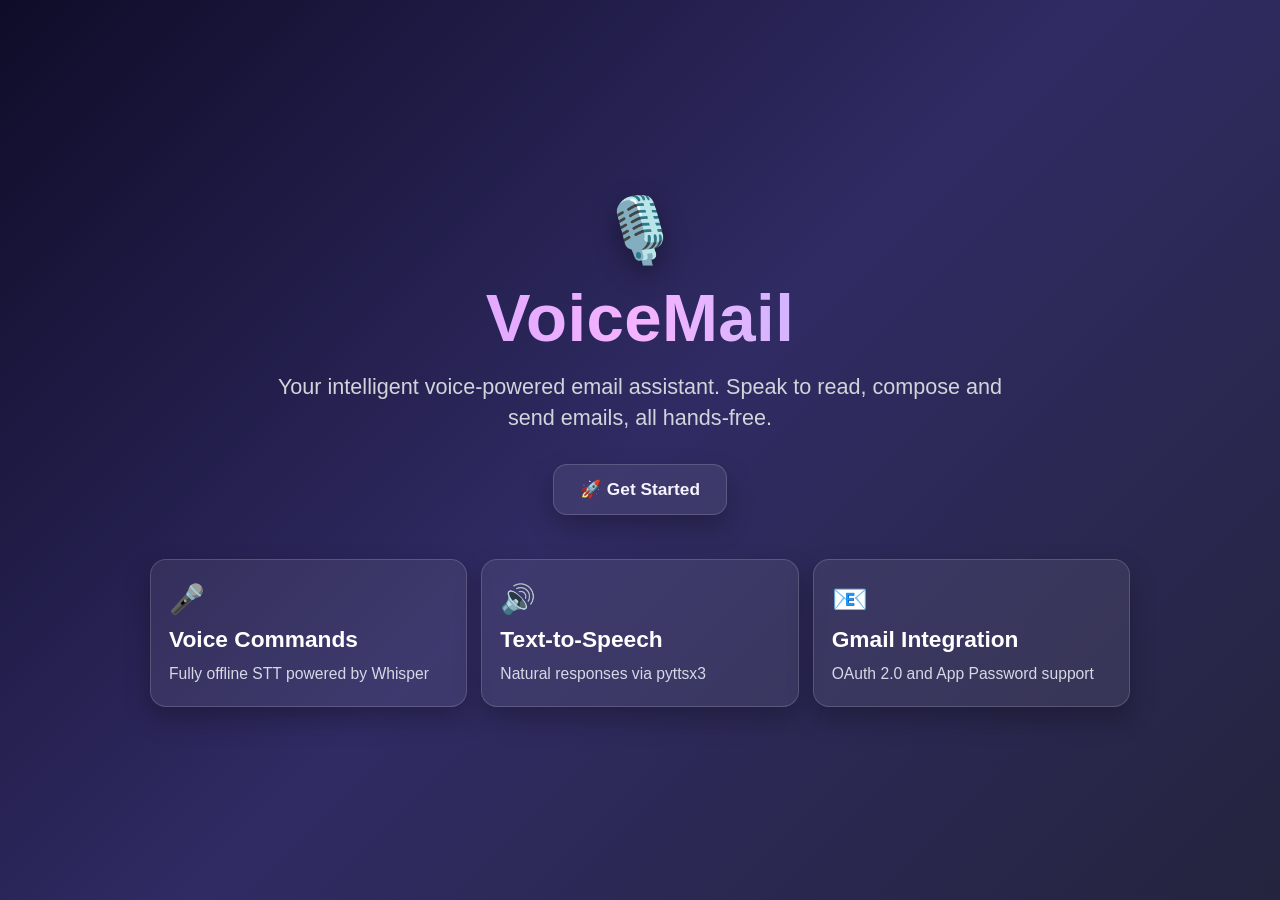
<file: templates/index.html>
<!DOCTYPE html>
<html lang="en">
<head>
  <meta charset="UTF-8" />
  <meta name="viewport" content="width=device-width, initial-scale=1.0" />
  <title>VoiceMail - Voice-Based Email Assistant</title>
  <style>
    :root {
      --bg-1: #0f0c29;
      --bg-2: #302b63;
      --bg-3: #24243e;
      --text-main: #ffffff;
      --text-muted: #d1d5db;
      --glass-bg: rgba(255, 255, 255, 0.07);
      --glass-border: rgba(255, 255, 255, 0.16);
      --card-shadow: 0 12px 26px rgba(0, 0, 0, 0.25);
    }

    * { box-sizing: border-box; }

    body {
      margin: 0;
      min-height: 100vh;
      display: flex;
      align-items: center;
      justify-content: center;
      padding: 24px;
      color: var(--text-main);
      background: linear-gradient(135deg, var(--bg-1), var(--bg-2), var(--bg-3));
      font-family: "Segoe UI", "Trebuchet MS", "Helvetica Neue", sans-serif;
    }

    .container {
      width: 100%;
      max-width: 980px;
      text-align: center;
    }

    .float {
      font-size: 4rem;
      margin-bottom: 14px;
      animation: float 4s ease-in-out infinite;
      text-shadow: 0 10px 26px rgba(0, 0, 0, 0.35);
    }

    h1 {
      margin: 0;
      font-size: clamp(2.4rem, 6vw, 4.2rem);
      line-height: 1.08;
      letter-spacing: 0.4px;
      background: linear-gradient(90deg, #b794ff, #f5b3ff, #87b8ff);
      -webkit-background-clip: text;
      background-clip: text;
      color: transparent;
    }

    .subtitle {
      margin: 16px auto 0;
      max-width: 760px;
      color: var(--text-muted);
      font-size: clamp(1rem, 2.2vw, 1.35rem);
      line-height: 1.45;
    }

    .cta-wrap { margin-top: 30px; }

    .btn {
      display: inline-block;
      text-decoration: none;
      color: #f5f3ff;
      background: var(--glass-bg);
      border: 1px solid var(--glass-border);
      border-radius: 14px;
      padding: 14px 26px;
      font-size: 1.08rem;
      font-weight: 700;
      transition: transform 0.2s ease, background 0.2s ease;
      box-shadow: var(--card-shadow);
    }

    .btn:hover {
      transform: translateY(-2px);
      background: rgba(255, 255, 255, 0.14);
    }

    .features {
      margin-top: 44px;
      display: grid;
      grid-template-columns: repeat(3, minmax(0, 1fr));
      gap: 14px;
    }

    .feature-card {
      background: var(--glass-bg);
      border: 1px solid var(--glass-border);
      border-radius: 16px;
      padding: 22px 18px;
      box-shadow: var(--card-shadow);
      text-align: left;
    }

    .feature-icon {
      font-size: 1.8rem;
      margin-bottom: 10px;
    }

    .feature-card h3 {
      margin: 0;
      font-size: 1.42rem;
      font-weight: 800;
      color: #ffffff;
    }

    .feature-card p {
      margin: 10px 0 0;
      color: #d5d9e6;
      font-size: 0.98rem;
      line-height: 1.35;
    }

    @keyframes float {
      0%, 100% { transform: translateY(0); }
      50% { transform: translateY(-10px); }
    }

    @media (max-width: 900px) {
      .features { grid-template-columns: 1fr; }
      .feature-card { text-align: center; }
    }
  </style>
</head>
<body>
  <main class="container">
    <div class="float">🎙️</div>

    <h1>VoiceMail</h1>
    <p class="subtitle">
      Your intelligent voice-powered email assistant. Speak to read, compose and send emails, all hands-free.
    </p>

    <div class="cta-wrap">
      <a href="/login" class="btn">🚀 Get Started</a>
    </div>

    <section class="features">
      <article class="feature-card">
        <div class="feature-icon">🎤</div>
        <h3>Voice Commands</h3>
        <p>Fully offline STT powered by Whisper</p>
      </article>

      <article class="feature-card">
        <div class="feature-icon">🔊</div>
        <h3>Text-to-Speech</h3>
        <p>Natural responses via pyttsx3</p>
      </article>

      <article class="feature-card">
        <div class="feature-icon">📧</div>
        <h3>Gmail Integration</h3>
        <p>OAuth 2.0 and App Password support</p>
      </article>
    </section>
  </main>
</body>
</html>
</file>
